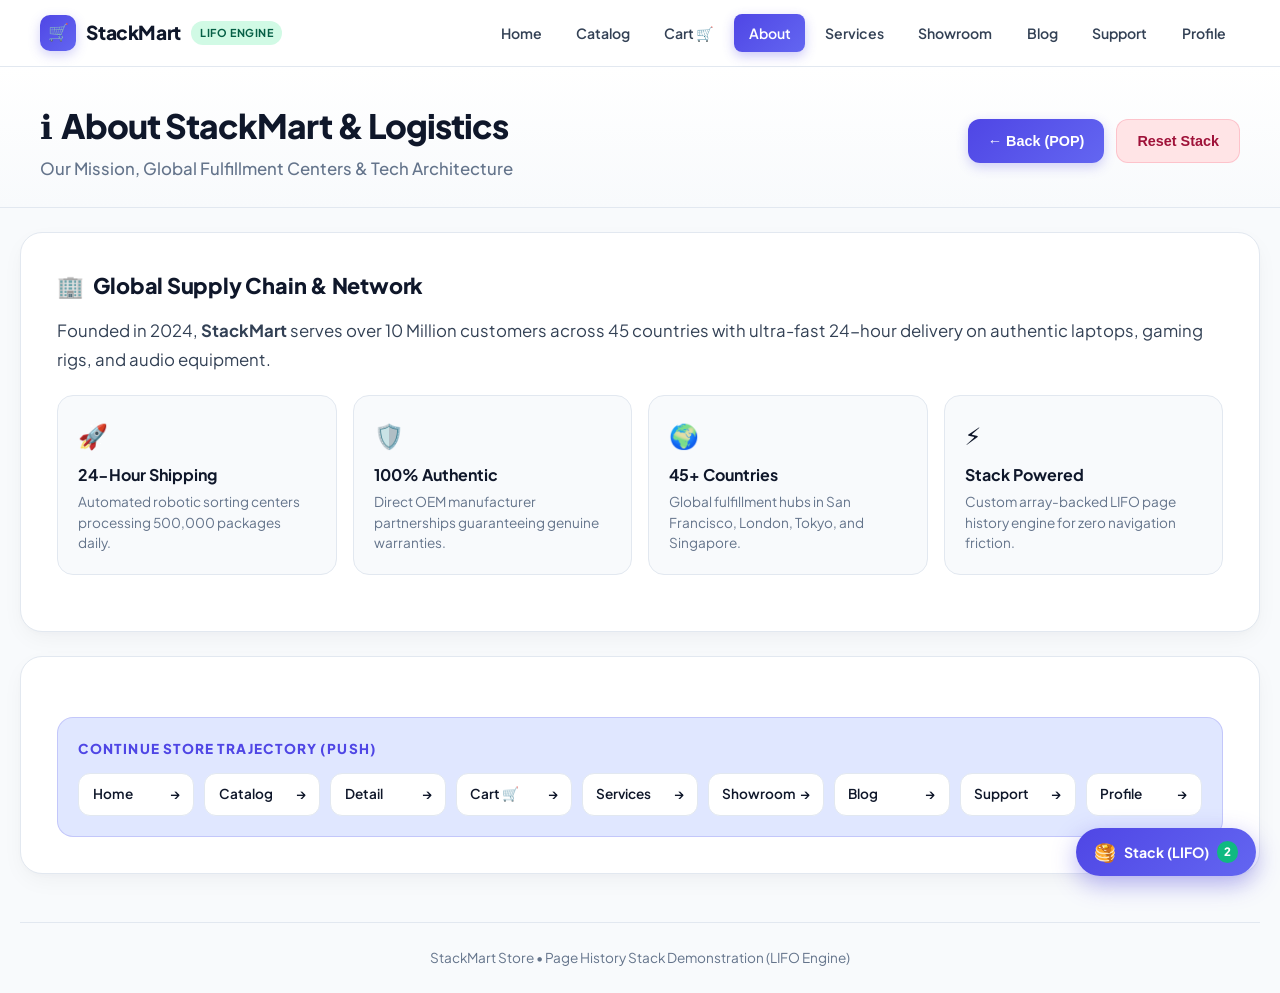
<file: about.html>
<!DOCTYPE html>
<html lang="en">
<head>
    <meta charset="UTF-8">
    <meta name="viewport" content="width=device-width, initial-scale=1.0, maximum-scale=1.0, user-scalable=no">
    <title>About Us - StackMart Store</title>
    <link rel="stylesheet" href="css/style.css?v=6.0">
</head>
<body>

    <!-- Header Navbar -->
    <header class="site-header">
        <div class="header-container">
            <a href="index.html" class="brand-logo" data-page="Home">
                <div class="brand-icon">🛒</div>
                <span>StackMart</span>
                <span class="brand-badge">LIFO Engine</span>
            </a>
            <nav>
                <ul class="nav-menu">
                    <li><a href="index.html" class="nav-link" data-page="Home">Home</a></li>
                    <li><a href="products.html" class="nav-link" data-page="Catalog">Catalog</a></li>
                    <li><a href="cart.html" class="nav-link" data-page="Cart">Cart 🛒</a></li>
                    <li><a href="about.html" class="nav-link active" data-page="About">About</a></li>
                    <li><a href="services.html" class="nav-link" data-page="Services">Services</a></li>
                    <li><a href="gallery.html" class="nav-link" data-page="Showroom">Showroom</a></li>
                    <li><a href="blog.html" class="nav-link" data-page="Blog">Blog</a></li>
                    <li><a href="contact.html" class="nav-link" data-page="Support">Support</a></li>
                    <li><a href="profile.html" class="nav-link" data-page="Profile">Profile</a></li>
                </ul>
            </nav>
        </div>
    </header>

    <!-- Hero Banner -->
    <section class="page-hero">
        <div class="hero-container">
            <div class="hero-title-group">
                <h1><span>ℹ️</span> About StackMart & Logistics</h1>
                <p class="hero-subtitle">Our Mission, Global Fulfillment Centers & Tech Architecture</p>
            </div>
            <div class="control-actions">
                <button class="btn btn-back">← Back (POP)</button>
                <button class="btn btn-reset-stack">Reset Stack</button>
            </div>
        </div>
    </section>

    <!-- Main Content Layout -->
    <main class="main-layout">
            
            <div class="content-card">
                <h2 class="card-heading"><span>🏢</span> Global Supply Chain & Network</h2>
                <p class="card-intro">
                    Founded in 2024, <strong>StackMart</strong> serves over 10 Million customers across 45 countries with ultra-fast 24-hour delivery on authentic laptops, gaming rigs, and audio equipment.
                </p>

                <div class="feature-grid">
                    <div class="feature-box">
                        <div class="feature-icon">🚀</div>
                        <div class="feature-title">24-Hour Shipping</div>
                        <div class="feature-desc">Automated robotic sorting centers processing 500,000 packages daily.</div>
                    </div>
                    <div class="feature-box">
                        <div class="feature-icon">🛡️</div>
                        <div class="feature-title">100% Authentic</div>
                        <div class="feature-desc">Direct OEM manufacturer partnerships guaranteeing genuine warranties.</div>
                    </div>
                    <div class="feature-box">
                        <div class="feature-icon">🌍</div>
                        <div class="feature-title">45+ Countries</div>
                        <div class="feature-desc">Global fulfillment hubs in San Francisco, London, Tokyo, and Singapore.</div>
                    </div>
                    <div class="feature-box">
                        <div class="feature-icon">⚡</div>
                        <div class="feature-title">Stack Powered</div>
                        <div class="feature-desc">Custom array-backed LIFO page history engine for zero navigation friction.</div>
                    </div>
                </div>
            </div>

            <!-- Quick Navigation Card -->
            <div class="content-card">
                <div class="quick-nav-card">
                    <div class="quick-nav-header">Continue Store Trajectory (PUSH)</div>
                    <div class="quick-nav-links">
                        <a href="index.html" class="quick-nav-link" data-page="Home">Home <span>→</span></a>
                        <a href="products.html" class="quick-nav-link" data-page="Catalog">Catalog <span>→</span></a>
                        <a href="product-detail.html" class="quick-nav-link" data-page="Detail">Detail <span>→</span></a>
                        <a href="cart.html" class="quick-nav-link" data-page="Cart">Cart 🛒 <span>→</span></a>
                        <a href="services.html" class="quick-nav-link" data-page="Services">Services <span>→</span></a>
                        <a href="gallery.html" class="quick-nav-link" data-page="Showroom">Showroom <span>→</span></a>
                        <a href="blog.html" class="quick-nav-link" data-page="Blog">Blog <span>→</span></a>
                        <a href="contact.html" class="quick-nav-link" data-page="Support">Support <span>→</span></a>
                        <a href="profile.html" class="quick-nav-link" data-page="Profile">Profile <span>→</span></a>
                    </div>
    </main>

    <footer class="site-footer">
        <p>StackMart Store &bull; Page History Stack Demonstration (LIFO Engine)</p>
    </footer>

    <script src="js/stack.js?v=6.0"></script>
</body>
</html>
</file>
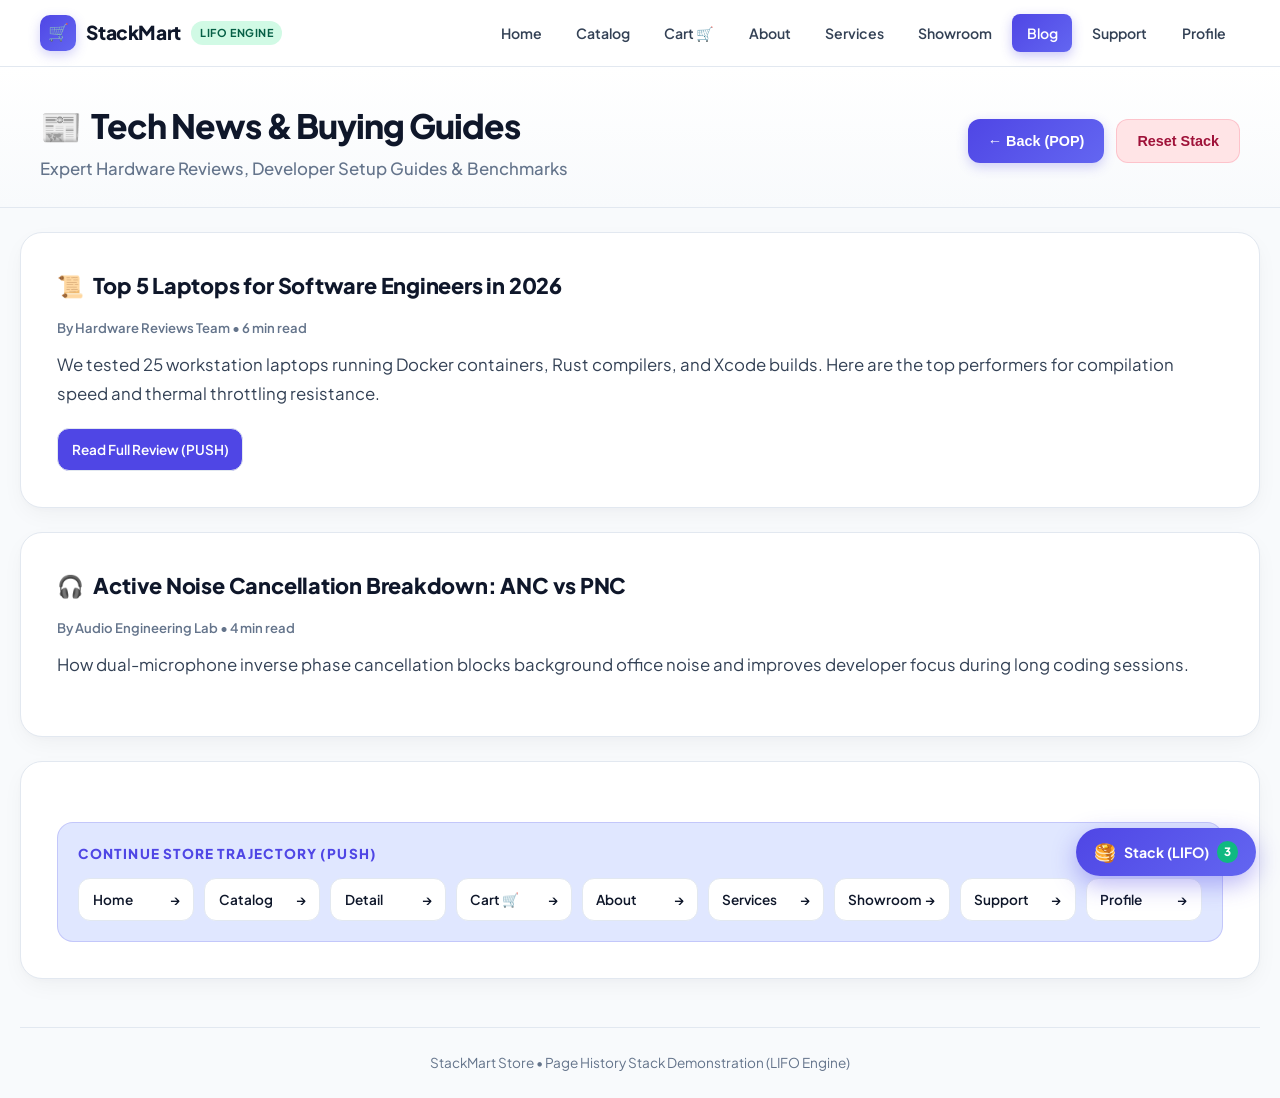
<file: blog.html>
<!DOCTYPE html>
<html lang="en">
<head>
    <meta charset="UTF-8">
    <meta name="viewport" content="width=device-width, initial-scale=1.0, maximum-scale=1.0, user-scalable=no">
    <title>Tech Blog & Buying Guides - StackMart Store</title>
    <link rel="stylesheet" href="css/style.css?v=6.0">
</head>
<body>

    <!-- Header Navbar -->
    <header class="site-header">
        <div class="header-container">
            <a href="index.html" class="brand-logo" data-page="Home">
                <div class="brand-icon">🛒</div>
                <span>StackMart</span>
                <span class="brand-badge">LIFO Engine</span>
            </a>
            <nav>
                <ul class="nav-menu">
                    <li><a href="index.html" class="nav-link" data-page="Home">Home</a></li>
                    <li><a href="products.html" class="nav-link" data-page="Catalog">Catalog</a></li>
                    <li><a href="cart.html" class="nav-link" data-page="Cart">Cart 🛒</a></li>
                    <li><a href="about.html" class="nav-link" data-page="About">About</a></li>
                    <li><a href="services.html" class="nav-link" data-page="Services">Services</a></li>
                    <li><a href="gallery.html" class="nav-link" data-page="Showroom">Showroom</a></li>
                    <li><a href="blog.html" class="nav-link active" data-page="Blog">Blog</a></li>
                    <li><a href="contact.html" class="nav-link" data-page="Support">Support</a></li>
                    <li><a href="profile.html" class="nav-link" data-page="Profile">Profile</a></li>
                </ul>
            </nav>
        </div>
    </header>

    <!-- Hero Banner -->
    <section class="page-hero">
        <div class="hero-container">
            <div class="hero-title-group">
                <h1><span>📰</span> Tech News & Buying Guides</h1>
                <p class="hero-subtitle">Expert Hardware Reviews, Developer Setup Guides & Benchmarks</p>
            </div>
            <div class="control-actions">
                <button class="btn btn-back">← Back (POP)</button>
                <button class="btn btn-reset-stack">Reset Stack</button>
            </div>
        </div>
    </section>

    <!-- Main Content Layout -->
    <main class="main-layout">
            
            <!-- Article 1 -->
            <div class="content-card">
                <h2 class="card-heading"><span>📜</span> Top 5 Laptops for Software Engineers in 2026</h2>
                <div style="font-size: 0.82rem; color: var(--text-muted); margin-bottom: 0.8rem; font-weight: 600;">By Hardware Reviews Team &bull; 6 min read</div>
                <p class="card-intro">
                    We tested 25 workstation laptops running Docker containers, Rust compilers, and Xcode builds. Here are the top performers for compilation speed and thermal throttling resistance.
                </p>
                <a href="product-detail.html" class="quick-nav-link" data-page="Detail" style="display: inline-flex; width: auto; background: var(--primary); color: #fff;">Read Full Review (PUSH)</a>
            </div>

            <!-- Article 2 -->
            <div class="content-card">
                <h2 class="card-heading"><span>🎧</span> Active Noise Cancellation Breakdown: ANC vs PNC</h2>
                <div style="font-size: 0.82rem; color: var(--text-muted); margin-bottom: 0.8rem; font-weight: 600;">By Audio Engineering Lab &bull; 4 min read</div>
                <p class="card-intro">
                    How dual-microphone inverse phase cancellation blocks background office noise and improves developer focus during long coding sessions.
                </p>
            </div>

            <!-- Quick Navigation Card -->
            <div class="content-card">
                <div class="quick-nav-card">
                    <div class="quick-nav-header">Continue Store Trajectory (PUSH)</div>
                    <div class="quick-nav-links">
                        <a href="index.html" class="quick-nav-link" data-page="Home">Home <span>→</span></a>
                        <a href="products.html" class="quick-nav-link" data-page="Catalog">Catalog <span>→</span></a>
                        <a href="product-detail.html" class="quick-nav-link" data-page="Detail">Detail <span>→</span></a>
                        <a href="cart.html" class="quick-nav-link" data-page="Cart">Cart 🛒 <span>→</span></a>
                        <a href="about.html" class="quick-nav-link" data-page="About">About <span>→</span></a>
                        <a href="services.html" class="quick-nav-link" data-page="Services">Services <span>→</span></a>
                        <a href="gallery.html" class="quick-nav-link" data-page="Showroom">Showroom <span>→</span></a>
                        <a href="contact.html" class="quick-nav-link" data-page="Support">Support <span>→</span></a>
                        <a href="profile.html" class="quick-nav-link" data-page="Profile">Profile <span>→</span></a>
                    </div>
    </main>

    <footer class="site-footer">
        <p>StackMart Store &bull; Page History Stack Demonstration (LIFO Engine)</p>
    </footer>

    <script src="js/stack.js?v=6.0"></script>
</body>
</html>
</file>
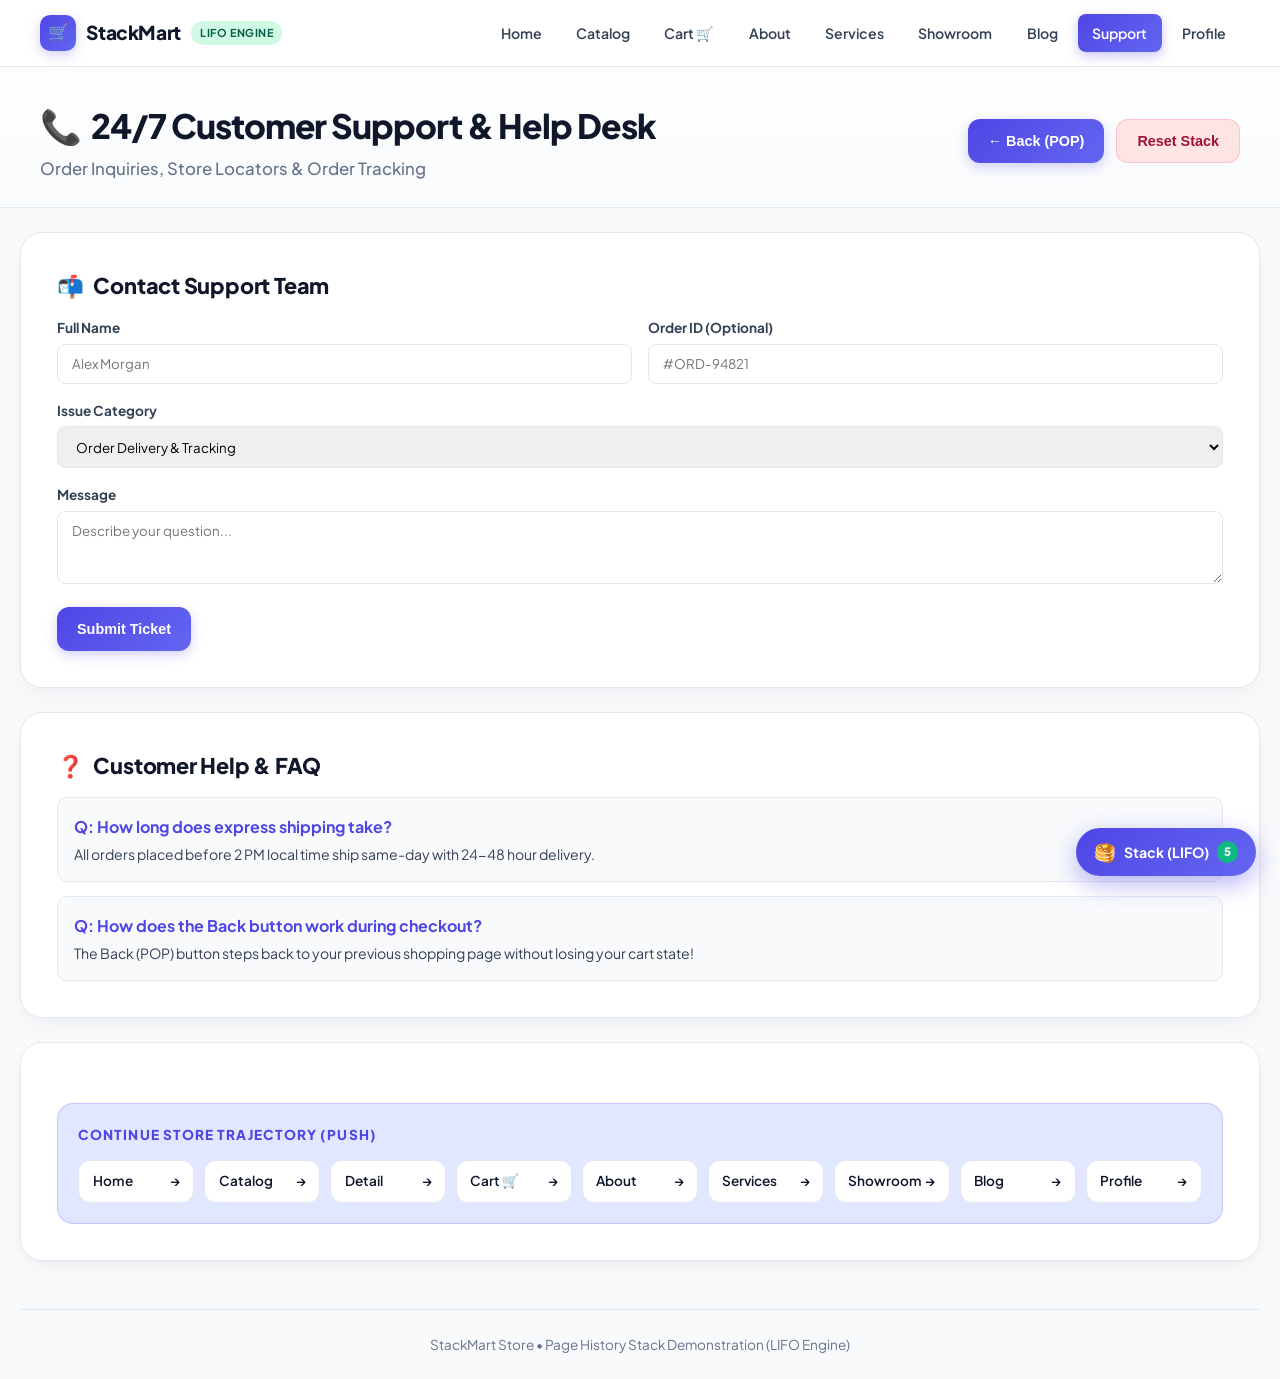
<file: contact.html>
<!DOCTYPE html>
<html lang="en">
<head>
    <meta charset="UTF-8">
    <meta name="viewport" content="width=device-width, initial-scale=1.0, maximum-scale=1.0, user-scalable=no">
    <title>Customer Support - StackMart Store</title>
    <link rel="stylesheet" href="css/style.css?v=6.0">
</head>
<body>

    <!-- Header Navbar -->
    <header class="site-header">
        <div class="header-container">
            <a href="index.html" class="brand-logo" data-page="Home">
                <div class="brand-icon">🛒</div>
                <span>StackMart</span>
                <span class="brand-badge">LIFO Engine</span>
            </a>
            <nav>
                <ul class="nav-menu">
                    <li><a href="index.html" class="nav-link" data-page="Home">Home</a></li>
                    <li><a href="products.html" class="nav-link" data-page="Catalog">Catalog</a></li>
                    <li><a href="cart.html" class="nav-link" data-page="Cart">Cart 🛒</a></li>
                    <li><a href="about.html" class="nav-link" data-page="About">About</a></li>
                    <li><a href="services.html" class="nav-link" data-page="Services">Services</a></li>
                    <li><a href="gallery.html" class="nav-link" data-page="Showroom">Showroom</a></li>
                    <li><a href="blog.html" class="nav-link" data-page="Blog">Blog</a></li>
                    <li><a href="contact.html" class="nav-link active" data-page="Support">Support</a></li>
                    <li><a href="profile.html" class="nav-link" data-page="Profile">Profile</a></li>
                </ul>
            </nav>
        </div>
    </header>

    <!-- Hero Banner -->
    <section class="page-hero">
        <div class="hero-container">
            <div class="hero-title-group">
                <h1><span>📞</span> 24/7 Customer Support & Help Desk</h1>
                <p class="hero-subtitle">Order Inquiries, Store Locators & Order Tracking</p>
            </div>
            <div class="control-actions">
                <button class="btn btn-back">← Back (POP)</button>
                <button class="btn btn-reset-stack">Reset Stack</button>
            </div>
        </div>
    </section>

    <!-- Main Content Layout -->
    <main class="main-layout">
            
            <div class="content-card">
                <h2 class="card-heading"><span>📬</span> Contact Support Team</h2>
                <form onsubmit="event.preventDefault(); alert('Support ticket created!');" style="display: grid; gap: 1rem; margin-top: 0.8rem;">
                    <div style="display: grid; grid-template-columns: repeat(auto-fit, minmax(200px, 1fr)); gap: 1rem;">
                        <div>
                            <label style="display: block; font-size: 0.85rem; font-weight: 700; color: var(--text-secondary); margin-bottom: 0.3rem;">Full Name</label>
                            <input type="text" placeholder="Alex Morgan" style="width: 100%; padding: 0.65rem 0.9rem; border-radius: 8px; border: 1px solid var(--border-color); font-family: var(--font-main);" required>
                        </div>
                        <div>
                            <label style="display: block; font-size: 0.85rem; font-weight: 700; color: var(--text-secondary); margin-bottom: 0.3rem;">Order ID (Optional)</label>
                            <input type="text" placeholder="#ORD-94821" style="width: 100%; padding: 0.65rem 0.9rem; border-radius: 8px; border: 1px solid var(--border-color); font-family: var(--font-main);">
                        </div>
                    </div>
                    <div>
                        <label style="display: block; font-size: 0.85rem; font-weight: 700; color: var(--text-secondary); margin-bottom: 0.3rem;">Issue Category</label>
                        <select style="width: 100%; padding: 0.65rem 0.9rem; border-radius: 8px; border: 1px solid var(--border-color); font-family: var(--font-main);">
                            <option>Order Delivery & Tracking</option>
                            <option>Product Warranty & Repairs</option>
                            <option>Returns & Refund Request</option>
                            <option>Stack Navigation Inquiries</option>
                        </select>
                    </div>
                    <div>
                        <label style="display: block; font-size: 0.85rem; font-weight: 700; color: var(--text-secondary); margin-bottom: 0.3rem;">Message</label>
                        <textarea rows="3" placeholder="Describe your question..." style="width: 100%; padding: 0.65rem 0.9rem; border-radius: 8px; border: 1px solid var(--border-color); font-family: var(--font-main);"></textarea>
                    </div>
                    <button type="submit" class="btn btn-back" style="justify-self: start;">Submit Ticket</button>
                </form>
            </div>

            <!-- FAQ Accordion -->
            <div class="content-card">
                <h2 class="card-heading"><span>❓</span> Customer Help & FAQ</h2>
                <div style="display: flex; flex-direction: column; gap: 0.85rem; margin-top: 0.8rem;">
                    <div style="background: #f8fafc; padding: 1rem; border-radius: 10px; border: 1px solid var(--border-color);">
                        <strong style="color: var(--primary);">Q: How long does express shipping take?</strong>
                        <p style="font-size: 0.88rem; color: var(--text-secondary); margin-top: 0.2rem;">All orders placed before 2 PM local time ship same-day with 24-48 hour delivery.</p>
                    </div>
                    <div style="background: #f8fafc; padding: 1rem; border-radius: 10px; border: 1px solid var(--border-color);">
                        <strong style="color: var(--primary);">Q: How does the Back button work during checkout?</strong>
                        <p style="font-size: 0.88rem; color: var(--text-secondary); margin-top: 0.2rem;">The Back (POP) button steps back to your previous shopping page without losing your cart state!</p>
                    </div>
                </div>
            </div>

            <!-- Quick Navigation Card -->
            <div class="content-card">
                <div class="quick-nav-card">
                    <div class="quick-nav-header">Continue Store Trajectory (PUSH)</div>
                    <div class="quick-nav-links">
                        <a href="index.html" class="quick-nav-link" data-page="Home">Home <span>→</span></a>
                        <a href="products.html" class="quick-nav-link" data-page="Catalog">Catalog <span>→</span></a>
                        <a href="product-detail.html" class="quick-nav-link" data-page="Detail">Detail <span>→</span></a>
                        <a href="cart.html" class="quick-nav-link" data-page="Cart">Cart 🛒 <span>→</span></a>
                        <a href="about.html" class="quick-nav-link" data-page="About">About <span>→</span></a>
                        <a href="services.html" class="quick-nav-link" data-page="Services">Services <span>→</span></a>
                        <a href="gallery.html" class="quick-nav-link" data-page="Showroom">Showroom <span>→</span></a>
                        <a href="blog.html" class="quick-nav-link" data-page="Blog">Blog <span>→</span></a>
                        <a href="profile.html" class="quick-nav-link" data-page="Profile">Profile <span>→</span></a>
                    </div>
    </main>

    <footer class="site-footer">
        <p>StackMart Store &bull; Page History Stack Demonstration (LIFO Engine)</p>
    </footer>

    <script src="js/stack.js?v=6.0"></script>
</body>
</html>
</file>
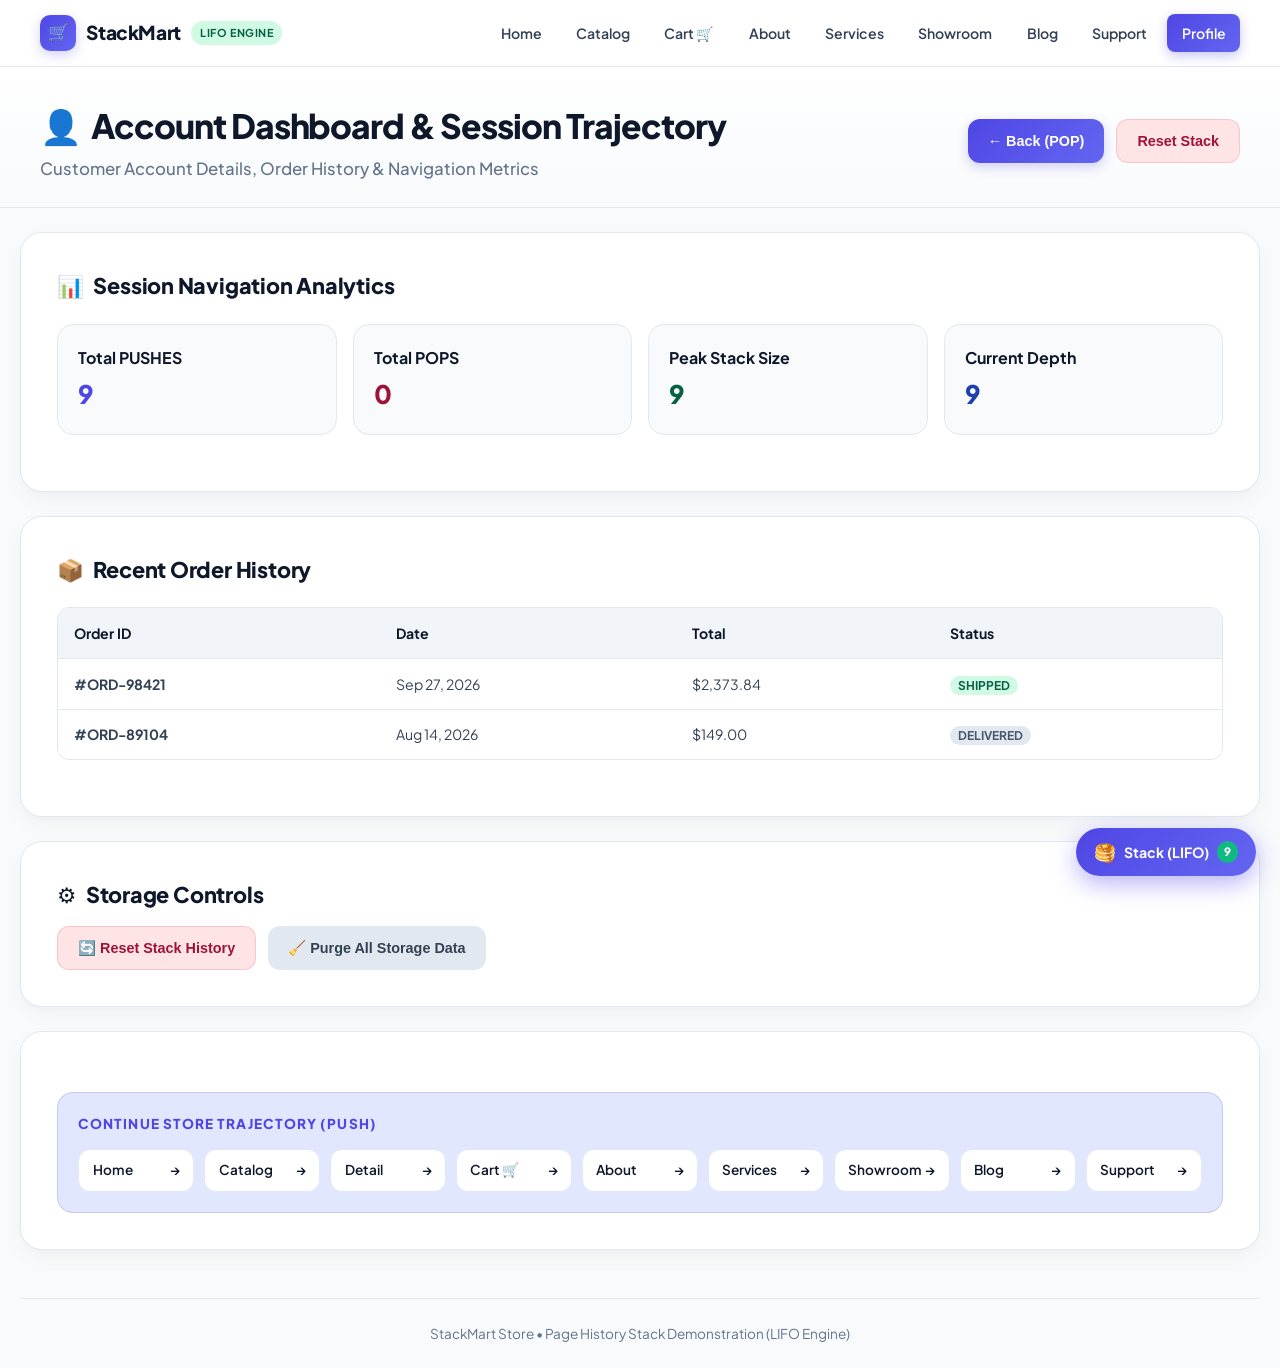
<file: profile.html>
<!DOCTYPE html>
<html lang="en">
<head>
    <meta charset="UTF-8">
    <meta name="viewport" content="width=device-width, initial-scale=1.0, maximum-scale=1.0, user-scalable=no">
    <title>User Account - StackMart Store</title>
    <link rel="stylesheet" href="css/style.css?v=6.0">
</head>
<body>

    <!-- Header Navbar -->
    <header class="site-header">
        <div class="header-container">
            <a href="index.html" class="brand-logo" data-page="Home">
                <div class="brand-icon">🛒</div>
                <span>StackMart</span>
                <span class="brand-badge">LIFO Engine</span>
            </a>
            <nav>
                <ul class="nav-menu">
                    <li><a href="index.html" class="nav-link" data-page="Home">Home</a></li>
                    <li><a href="products.html" class="nav-link" data-page="Catalog">Catalog</a></li>
                    <li><a href="cart.html" class="nav-link" data-page="Cart">Cart 🛒</a></li>
                    <li><a href="about.html" class="nav-link" data-page="About">About</a></li>
                    <li><a href="services.html" class="nav-link" data-page="Services">Services</a></li>
                    <li><a href="gallery.html" class="nav-link" data-page="Showroom">Showroom</a></li>
                    <li><a href="blog.html" class="nav-link" data-page="Blog">Blog</a></li>
                    <li><a href="contact.html" class="nav-link" data-page="Support">Support</a></li>
                    <li><a href="profile.html" class="nav-link active" data-page="Profile">Profile</a></li>
                </ul>
            </nav>
        </div>
    </header>

    <!-- Hero Banner -->
    <section class="page-hero">
        <div class="hero-container">
            <div class="hero-title-group">
                <h1><span>👤</span> Account Dashboard & Session Trajectory</h1>
                <p class="hero-subtitle">Customer Account Details, Order History & Navigation Metrics</p>
            </div>
            <div class="control-actions">
                <button class="btn btn-back">← Back (POP)</button>
                <button class="btn btn-reset-stack">Reset Stack</button>
            </div>
        </div>
    </section>

    <!-- Main Content Layout -->
    <main class="main-layout">
            
            <div class="content-card">
                <h2 class="card-heading"><span>📊</span> Session Navigation Analytics</h2>
                
                <div class="feature-grid">
                    <div class="feature-box">
                        <div class="feature-title">Total PUSHES</div>
                        <div class="feature-desc" style="font-size: 1.6rem; font-weight: 800; color: var(--primary);" id="stat-push-count">0</div>
                    </div>
                    <div class="feature-box">
                        <div class="feature-title">Total POPS</div>
                        <div class="feature-desc" style="font-size: 1.6rem; font-weight: 800; color: var(--pastel-rose-text);" id="stat-pop-count">0</div>
                    </div>
                    <div class="feature-box">
                        <div class="feature-title">Peak Stack Size</div>
                        <div class="feature-desc" style="font-size: 1.6rem; font-weight: 800; color: var(--top-text);" id="stat-peak-count">0</div>
                    </div>
                    <div class="feature-box">
                        <div class="feature-title">Current Depth</div>
                        <div class="feature-desc" style="font-size: 1.6rem; font-weight: 800; color: var(--pastel-blue-text);" id="stack-size-count">0</div>
                    </div>
                </div>
            </div>

            <!-- Recent Orders Card -->
            <div class="content-card">
                <h2 class="card-heading"><span>📦</span> Recent Order History</h2>
                <div class="ds-table-wrapper">
                    <table class="ds-table">
                        <thead>
                            <tr>
                                <th>Order ID</th>
                                <th>Date</th>
                                <th>Total</th>
                                <th>Status</th>
                            </tr>
                        </thead>
                        <tbody>
                            <tr>
                                <td><strong>#ORD-98421</strong></td>
                                <td>Sep 27, 2026</td>
                                <td>$2,373.84</td>
                                <td><span style="background: var(--top-soft); color: var(--top-text); padding: 2px 8px; border-radius: 10px; font-weight: bold; font-size: 0.75rem;">SHIPPED</span></td>
                            </tr>
                            <tr>
                                <td><strong>#ORD-89104</strong></td>
                                <td>Aug 14, 2026</td>
                                <td>$149.00</td>
                                <td><span style="background: #e2e8f0; color: #475569; padding: 2px 8px; border-radius: 10px; font-weight: bold; font-size: 0.75rem;">DELIVERED</span></td>
                            </tr>
                        </tbody>
                    </table>
                </div>
            </div>

            <!-- LocalStorage Management -->
            <div class="content-card">
                <h2 class="card-heading"><span>⚙️</span> Storage Controls</h2>
                <div style="display: flex; gap: 0.75rem; flex-wrap: wrap;">
                    <button class="btn btn-reset-stack">🔄 Reset Stack History</button>
                    <button onclick="localStorage.clear(); location.reload();" class="btn" style="background: #e2e8f0; color: #334155;">🧹 Purge All Storage Data</button>
                </div>
            </div>

            <!-- Quick Navigation Card -->
            <div class="content-card">
                <div class="quick-nav-card">
                    <div class="quick-nav-header">Continue Store Trajectory (PUSH)</div>
                    <div class="quick-nav-links">
                        <a href="index.html" class="quick-nav-link" data-page="Home">Home <span>→</span></a>
                        <a href="products.html" class="quick-nav-link" data-page="Catalog">Catalog <span>→</span></a>
                        <a href="product-detail.html" class="quick-nav-link" data-page="Detail">Detail <span>→</span></a>
                        <a href="cart.html" class="quick-nav-link" data-page="Cart">Cart 🛒 <span>→</span></a>
                        <a href="about.html" class="quick-nav-link" data-page="About">About <span>→</span></a>
                        <a href="services.html" class="quick-nav-link" data-page="Services">Services <span>→</span></a>
                        <a href="gallery.html" class="quick-nav-link" data-page="Showroom">Showroom <span>→</span></a>
                        <a href="blog.html" class="quick-nav-link" data-page="Blog">Blog <span>→</span></a>
                        <a href="contact.html" class="quick-nav-link" data-page="Support">Support <span>→</span></a>
                    </div>
    </main>

    <footer class="site-footer">
        <p>StackMart Store &bull; Page History Stack Demonstration (LIFO Engine)</p>
    </footer>

    <script src="js/stack.js?v=6.0"></script>
</body>
</html>
</file>
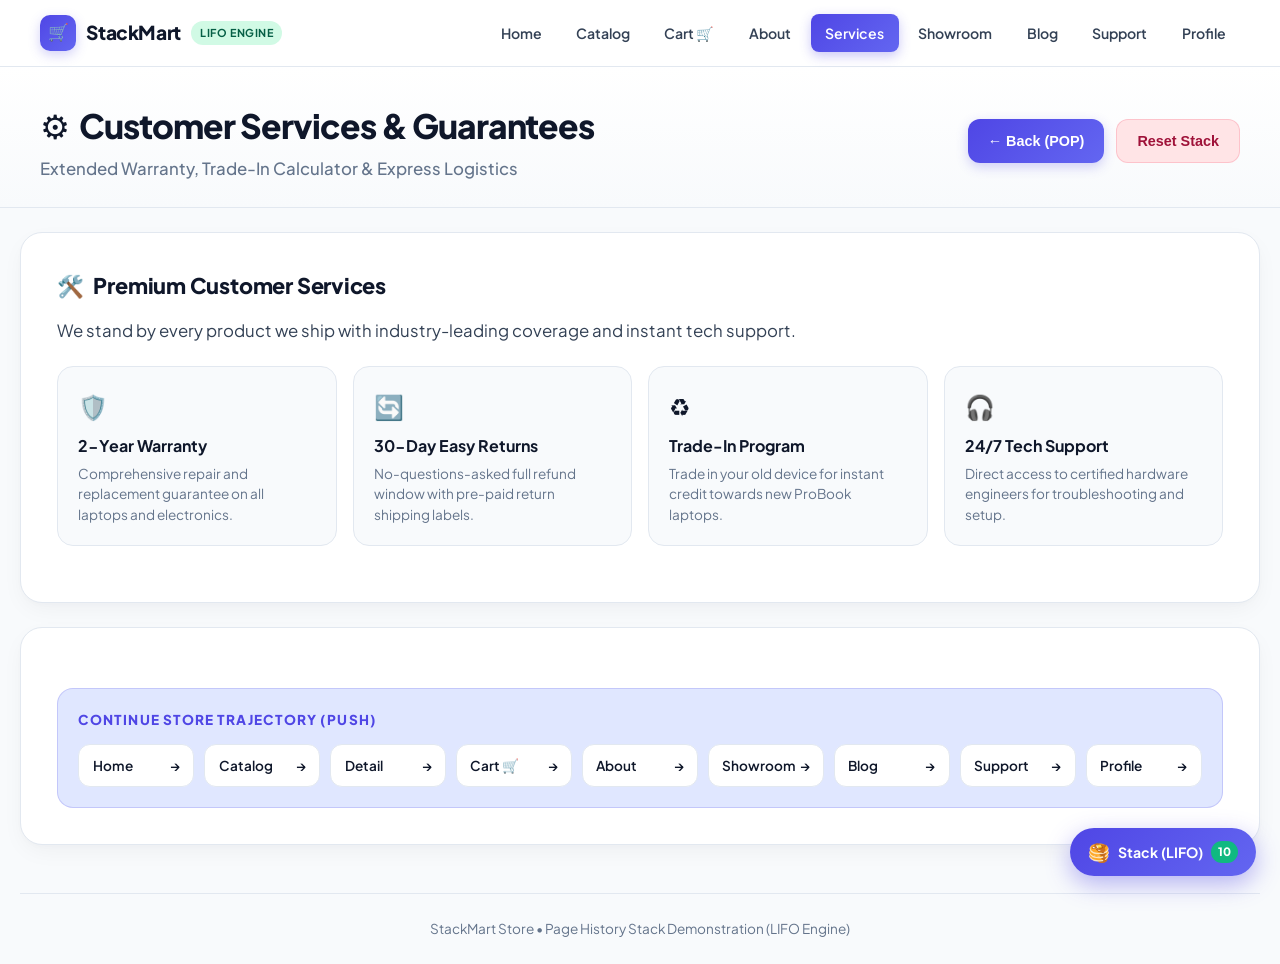
<file: services.html>
<!DOCTYPE html>
<html lang="en">
<head>
    <meta charset="UTF-8">
    <meta name="viewport" content="width=device-width, initial-scale=1.0, maximum-scale=1.0, user-scalable=no">
    <title>Store Services - StackMart Store</title>
    <link rel="stylesheet" href="css/style.css?v=6.0">
</head>
<body>

    <!-- Header Navbar -->
    <header class="site-header">
        <div class="header-container">
            <a href="index.html" class="brand-logo" data-page="Home">
                <div class="brand-icon">🛒</div>
                <span>StackMart</span>
                <span class="brand-badge">LIFO Engine</span>
            </a>
            <nav>
                <ul class="nav-menu">
                    <li><a href="index.html" class="nav-link" data-page="Home">Home</a></li>
                    <li><a href="products.html" class="nav-link" data-page="Catalog">Catalog</a></li>
                    <li><a href="cart.html" class="nav-link" data-page="Cart">Cart 🛒</a></li>
                    <li><a href="about.html" class="nav-link" data-page="About">About</a></li>
                    <li><a href="services.html" class="nav-link active" data-page="Services">Services</a></li>
                    <li><a href="gallery.html" class="nav-link" data-page="Showroom">Showroom</a></li>
                    <li><a href="blog.html" class="nav-link" data-page="Blog">Blog</a></li>
                    <li><a href="contact.html" class="nav-link" data-page="Support">Support</a></li>
                    <li><a href="profile.html" class="nav-link" data-page="Profile">Profile</a></li>
                </ul>
            </nav>
        </div>
    </header>

    <!-- Hero Banner -->
    <section class="page-hero">
        <div class="hero-container">
            <div class="hero-title-group">
                <h1><span>⚙️</span> Customer Services & Guarantees</h1>
                <p class="hero-subtitle">Extended Warranty, Trade-In Calculator & Express Logistics</p>
            </div>
            <div class="control-actions">
                <button class="btn btn-back">← Back (POP)</button>
                <button class="btn btn-reset-stack">Reset Stack</button>
            </div>
        </div>
    </section>

    <!-- Main Content Layout -->
    <main class="main-layout">
            
            <div class="content-card">
                <h2 class="card-heading"><span>🛠️</span> Premium Customer Services</h2>
                <p class="card-intro">
                    We stand by every product we ship with industry-leading coverage and instant tech support.
                </p>

                <div class="feature-grid">
                    <div class="feature-box">
                        <div class="feature-icon">🛡️</div>
                        <div class="feature-title">2-Year Warranty</div>
                        <div class="feature-desc">Comprehensive repair and replacement guarantee on all laptops and electronics.</div>
                    </div>
                    <div class="feature-box">
                        <div class="feature-icon">🔄</div>
                        <div class="feature-title">30-Day Easy Returns</div>
                        <div class="feature-desc">No-questions-asked full refund window with pre-paid return shipping labels.</div>
                    </div>
                    <div class="feature-box">
                        <div class="feature-icon">♻️</div>
                        <div class="feature-title">Trade-In Program</div>
                        <div class="feature-desc">Trade in your old device for instant credit towards new ProBook laptops.</div>
                    </div>
                    <div class="feature-box">
                        <div class="feature-icon">🎧</div>
                        <div class="feature-title">24/7 Tech Support</div>
                        <div class="feature-desc">Direct access to certified hardware engineers for troubleshooting and setup.</div>
                    </div>
                </div>
            </div>

            <!-- Quick Navigation Card -->
            <div class="content-card">
                <div class="quick-nav-card">
                    <div class="quick-nav-header">Continue Store Trajectory (PUSH)</div>
                    <div class="quick-nav-links">
                        <a href="index.html" class="quick-nav-link" data-page="Home">Home <span>→</span></a>
                        <a href="products.html" class="quick-nav-link" data-page="Catalog">Catalog <span>→</span></a>
                        <a href="product-detail.html" class="quick-nav-link" data-page="Detail">Detail <span>→</span></a>
                        <a href="cart.html" class="quick-nav-link" data-page="Cart">Cart 🛒 <span>→</span></a>
                        <a href="about.html" class="quick-nav-link" data-page="About">About <span>→</span></a>
                        <a href="gallery.html" class="quick-nav-link" data-page="Showroom">Showroom <span>→</span></a>
                        <a href="blog.html" class="quick-nav-link" data-page="Blog">Blog <span>→</span></a>
                        <a href="contact.html" class="quick-nav-link" data-page="Support">Support <span>→</span></a>
                        <a href="profile.html" class="quick-nav-link" data-page="Profile">Profile <span>→</span></a>
                    </div>
    </main>

    <footer class="site-footer">
        <p>StackMart Store &bull; Page History Stack Demonstration (LIFO Engine)</p>
    </footer>

    <script src="js/stack.js?v=6.0"></script>
</body>
</html>
</file>
<file: css/style.css>
/* --------------------------------------------------------------------------
 * PageStack - Elite Soft Pastel Theme & Modern Layout Architecture
 * Premium Clean Pastel Design System with Pixel-Perfect Mobile Responsiveness
 * -------------------------------------------------------------------------- */

@import url('https://fonts.googleapis.com/css2?family=Plus+Jakarta+Sans:wght@400;500;600;700;800&family=JetBrains+Mono:wght@500;700&display=swap');

:root {
    --font-main: 'Plus Jakarta Sans', system-ui, -apple-system, sans-serif;
    --font-code: 'JetBrains Mono', Consolas, monospace;
    
    /* Clean Soft Light Neutrals */
    --bg-main: #f8fafc;
    --card-bg: #ffffff;
    --border-color: #e2e8f0;
    --border-hover: #cbd5e1;
    --text-primary: #0f172a;
    --text-secondary: #334155;
    --text-muted: #64748b;
    
    /* Premium Soft Pastel & Accent Colors */
    --primary: #4f46e5;
    --primary-gradient: linear-gradient(135deg, #4f46e5 0%, #6366f1 100%);
    --primary-soft: #e0e7ff;
    --primary-light: #eef2ff;
    
    --top-accent: #10b981;
    --top-gradient: linear-gradient(135deg, #059669 0%, #10b981 100%);
    --top-soft: #d1fae5;
    --top-text: #065f46;
    
    --pastel-purple: #ede9fe;
    --pastel-purple-text: #5b21b6;
    --pastel-blue: #dbeafe;
    --pastel-blue-text: #1e40af;
    --pastel-rose: #ffe4e6;
    --pastel-rose-text: #9f1239;
    --pastel-peach: #ffedd5;
    --pastel-peach-text: #9a3412;
    
    --radius-sm: 8px;
    --radius-md: 12px;
    --radius-lg: 16px;
    --radius-xl: 22px;
    
    --shadow-sm: 0 2px 4px rgba(15, 23, 42, 0.03);
    --shadow-md: 0 8px 24px -4px rgba(15, 23, 42, 0.05), 0 2px 6px -1px rgba(15, 23, 42, 0.02);
    --shadow-lg: 0 16px 32px -6px rgba(15, 23, 42, 0.08);
}

/* Base Reset & Lock */
*, *::before, *::after {
    box-sizing: border-box;
    margin: 0;
    padding: 0;
    max-width: 100%;
}

html, body {
    width: 100%;
    max-width: 100%;
    overflow-x: hidden !important;
    position: relative;
    background-color: var(--bg-main);
    color: var(--text-primary);
    font-family: var(--font-main);
    line-height: 1.6;
    -webkit-font-smoothing: antialiased;
}

/* Header & Navigation */
.site-header {
    width: 100%;
    background-color: rgba(255, 255, 255, 0.95);
    backdrop-filter: blur(16px);
    -webkit-backdrop-filter: blur(16px);
    border-bottom: 1px solid var(--border-color);
    position: sticky;
    top: 0;
    z-index: 500;
}

.header-container {
    width: 100%;
    max-width: 1240px;
    margin: 0 auto;
    padding: 0.85rem 1.25rem;
    display: flex;
    justify-content: space-between;
    align-items: center;
    gap: 1rem;
}

.brand-logo {
    display: flex;
    align-items: center;
    gap: 0.65rem;
    font-size: 1.2rem;
    font-weight: 800;
    color: var(--text-primary);
    text-decoration: none;
    letter-spacing: -0.02em;
    flex-shrink: 0;
}

.brand-icon {
    width: 36px;
    height: 36px;
    background: var(--primary-gradient);
    color: #ffffff;
    border-radius: 10px;
    display: flex;
    align-items: center;
    justify-content: center;
    font-size: 1.05rem;
    box-shadow: 0 4px 12px rgba(79, 70, 229, 0.25);
}

.brand-badge {
    background: var(--top-soft);
    color: var(--top-text);
    font-size: 0.68rem;
    padding: 3px 9px;
    border-radius: 12px;
    font-weight: 700;
    text-transform: uppercase;
    letter-spacing: 0.05em;
}

/* Hide awkward menu button completely on desktop */
.mobile-toggle {
    display: none !important;
}

.nav-menu {
    display: flex;
    align-items: center;
    gap: 0.35rem;
    list-style: none;
}

.nav-link {
    display: inline-flex;
    align-items: center;
    gap: 0.4rem;
    padding: 0.5rem 0.9rem;
    color: var(--text-secondary);
    text-decoration: none;
    border-radius: var(--radius-sm);
    font-weight: 600;
    font-size: 0.88rem;
    transition: all 0.2s cubic-bezier(0.4, 0, 0.2, 1);
}

.nav-link:hover {
    color: var(--primary);
    background-color: var(--primary-light);
}

.nav-link.active {
    color: #ffffff;
    background: var(--primary-gradient);
    box-shadow: 0 4px 12px rgba(79, 70, 229, 0.3);
}

/* Soft Pastel Hero Section */
.page-hero {
    width: 100%;
    background: linear-gradient(180deg, #ffffff 0%, var(--bg-main) 100%);
    border-bottom: 1px solid var(--border-color);
    padding: 2rem 0 1.5rem 0;
}

.hero-container {
    width: 100%;
    max-width: 1240px;
    margin: 0 auto;
    padding: 0 1.25rem;
    display: flex;
    justify-content: space-between;
    align-items: center;
    flex-wrap: wrap;
    gap: 1.25rem;
}

.hero-title-group h1 {
    font-size: clamp(1.4rem, 4vw, 2.1rem);
    font-weight: 800;
    letter-spacing: -0.03em;
    color: var(--text-primary);
    display: flex;
    align-items: center;
    gap: 0.6rem;
}

.hero-subtitle {
    color: var(--text-muted);
    font-size: clamp(0.9rem, 2.5vw, 1.05rem);
    margin-top: 0.25rem;
    font-weight: 500;
}

/* Control Action Buttons */
.control-actions {
    display: flex;
    align-items: center;
    gap: 0.75rem;
}

.btn {
    display: inline-flex;
    align-items: center;
    justify-content: center;
    gap: 0.4rem;
    padding: 0.65rem 1.25rem;
    border-radius: var(--radius-md);
    font-weight: 700;
    font-size: 0.9rem;
    min-height: 44px;
    cursor: pointer;
    border: none;
    transition: all 0.25s cubic-bezier(0.4, 0, 0.2, 1);
    text-decoration: none;
    white-space: nowrap;
}

.btn-back {
    background: var(--primary-gradient);
    color: #ffffff;
    box-shadow: 0 4px 12px rgba(79, 70, 229, 0.25);
}

.btn-back:hover:not(.disabled) {
    transform: translateY(-2px);
    box-shadow: 0 6px 18px rgba(79, 70, 229, 0.35);
}

.btn-back.disabled {
    background: #cbd5e1;
    color: #94a3b8;
    cursor: not-allowed;
    box-shadow: none;
}

.btn-reset-stack {
    background: var(--pastel-rose);
    color: var(--pastel-rose-text);
    border: 1px solid rgba(244, 63, 94, 0.2);
}

.btn-reset-stack:hover {
    background: #fecdd3;
    transform: translateY(-2px);
}

/* Main Layout (Full-Width Amazon/Flipkart Vertical Container) */
.main-layout {
    width: 100% !important;
    max-width: 1280px !important;
    margin: 1.5rem auto !important;
    padding: 0 1.25rem !important;
    display: flex !important;
    flex-direction: column !important;
    gap: 1.5rem !important;
}

.content-column, .sidebar-column {
    width: 100% !important;
    min-width: 0 !important;
}

/* Crisp White Content Cards */
.content-card {
    width: 100% !important;
    background: var(--card-bg);
    border-radius: var(--radius-xl);
    padding: clamp(1.25rem, 3.5vw, 2.25rem);
    border: 1px solid var(--border-color);
    box-shadow: var(--shadow-md);
    margin-bottom: 0 !important;
    overflow: hidden;
}

.card-heading {
    font-size: clamp(1.15rem, 3vw, 1.35rem);
    font-weight: 800;
    color: var(--text-primary);
    margin-bottom: 0.85rem;
    display: flex;
    align-items: center;
    gap: 0.6rem;
    letter-spacing: -0.01em;
}

.card-intro {
    font-size: clamp(0.92rem, 2vw, 1.05rem);
    color: var(--text-secondary);
    line-height: 1.7;
    margin-bottom: 1.25rem;
}

/* Feature Grid */
.feature-grid {
    width: 100%;
    display: grid;
    grid-template-columns: repeat(auto-fit, minmax(200px, 1fr));
    gap: 1rem;
    margin: 1.25rem 0;
}

.feature-box {
    background: #f8fafc;
    border: 1px solid var(--border-color);
    border-radius: var(--radius-lg);
    padding: 1.25rem;
    transition: all 0.25s ease;
}

.feature-box:hover {
    border-color: var(--primary);
    background: #ffffff;
    box-shadow: var(--shadow-md);
    transform: translateY(-3px);
}

.feature-icon {
    font-size: 1.5rem;
    margin-bottom: 0.5rem;
}

.feature-title {
    font-size: 1rem;
    font-weight: 700;
    color: var(--text-primary);
    margin-bottom: 0.3rem;
}

.feature-desc {
    font-size: 0.85rem;
    color: var(--text-muted);
    line-height: 1.5;
}

/* Data Tables */
.ds-table-wrapper {
    width: 100%;
    max-width: 100%;
    overflow-x: auto !important;
    border-radius: var(--radius-md);
    border: 1px solid var(--border-color);
    margin: 1.25rem 0;
    -webkit-overflow-scrolling: touch;
}

.ds-table {
    width: 100%;
    min-width: 480px;
    border-collapse: collapse;
    font-size: 0.88rem;
    text-align: left;
}

.ds-table th {
    background: #f1f5f9;
    color: var(--text-primary);
    font-weight: 700;
    padding: 0.85rem 1rem;
    border-bottom: 1px solid var(--border-color);
}

.ds-table td {
    padding: 0.85rem 1rem;
    border-bottom: 1px solid var(--border-color);
    color: var(--text-secondary);
}

.ds-table tr:last-child td {
    border-bottom: none;
}

.badge-code {
    font-family: var(--font-code);
    background: #e2e8f0;
    color: #334155;
    padding: 2px 6px;
    border-radius: 4px;
    font-size: 0.8rem;
}

.badge-o1 {
    background: var(--top-soft);
    color: var(--top-text);
    font-weight: 700;
    padding: 3px 8px;
    border-radius: 6px;
    font-family: var(--font-code);
}

/* Code Snippet Box */
.code-block {
    width: 100%;
    background: #0f172a;
    color: #f8fafc;
    border-radius: var(--radius-md);
    padding: 1.1rem;
    font-family: var(--font-code);
    font-size: clamp(0.78rem, 2.2vw, 0.88rem);
    line-height: 1.6;
    overflow-x: auto !important;
    margin: 1rem 0;
    border: 1px solid #1e293b;
    -webkit-overflow-scrolling: touch;
}

.code-keyword { color: #c084fc; font-weight: bold; }
.code-func { color: #38bdf8; font-weight: bold; }
.code-string { color: #4ade80; }
.code-comment { color: #64748b; font-style: italic; }

/* Quick Page Navigation Buttons Grid */
.quick-nav-card {
    width: 100%;
    margin-top: 1.5rem;
    background: var(--primary-soft);
    border-radius: var(--radius-lg);
    padding: 1.25rem;
    border: 1px solid rgba(79, 70, 229, 0.2);
}

.quick-nav-header {
    font-size: 0.85rem;
    font-weight: 800;
    color: var(--primary);
    text-transform: uppercase;
    letter-spacing: 0.08em;
    margin-bottom: 0.85rem;
}

.quick-nav-links {
    width: 100%;
    display: grid;
    grid-template-columns: repeat(auto-fill, minmax(115px, 1fr));
    gap: 0.6rem;
}

.quick-nav-link {
    display: flex;
    align-items: center;
    justify-content: space-between;
    padding: 0.6rem 0.85rem;
    background: #ffffff;
    border: 1px solid var(--border-color);
    border-radius: var(--radius-md);
    color: var(--text-primary);
    text-decoration: none;
    font-weight: 600;
    font-size: 0.85rem;
    min-height: 42px;
    transition: all 0.2s ease;
}

.quick-nav-link:hover {
    border-color: var(--primary);
    background: var(--primary-gradient);
    color: #ffffff;
}

/* Sidebar Stack Inspector */
.sidebar-stack-wrapper {
    width: 100%;
    position: sticky;
    top: 5rem;
    display: flex;
    flex-direction: column;
    gap: 1.25rem;
}

.stack-card {
    width: 100%;
    background: var(--card-bg);
    border-radius: var(--radius-xl);
    padding: clamp(1.25rem, 3vw, 1.75rem);
    border: 1px solid var(--border-color);
    box-shadow: var(--shadow-lg);
}

.stack-header {
    display: flex;
    justify-content: space-between;
    align-items: center;
    padding-bottom: 0.85rem;
    border-bottom: 1px solid var(--border-color);
    margin-bottom: 1rem;
}

.stack-title {
    font-size: 1.1rem;
    font-weight: 800;
    color: var(--text-primary);
    display: flex;
    align-items: center;
    gap: 0.5rem;
}

.stack-counter {
    background: var(--pastel-blue);
    color: var(--pastel-blue-text);
    padding: 3px 11px;
    border-radius: 20px;
    font-size: 0.78rem;
    font-weight: 700;
}

/* Stats Row */
.stats-row {
    width: 100%;
    display: grid;
    grid-template-columns: repeat(3, 1fr);
    gap: 0.5rem;
    margin-bottom: 1rem;
}

.stat-card {
    background: #f8fafc;
    border: 1px solid var(--border-color);
    border-radius: var(--radius-md);
    padding: 0.5rem 0.25rem;
    text-align: center;
}

.stat-label {
    font-size: 0.62rem;
    font-weight: 700;
    color: var(--text-muted);
    text-transform: uppercase;
}

.stat-val {
    font-size: 1.2rem;
    font-weight: 800;
    color: var(--primary);
}

/* Stack Viewport */
.stack-viewport {
    width: 100%;
    background: #f1f5f9;
    border: 2px dashed #cbd5e1;
    border-radius: var(--radius-lg);
    padding: 0.85rem;
    min-height: 180px;
    display: flex;
    flex-direction: column;
    justify-content: flex-start;
}

.stack-items-wrapper {
    width: 100%;
    display: flex;
    flex-direction: column;
    gap: 0.6rem;
}

.stack-item {
    width: 100%;
    background: #ffffff;
    border: 1px solid var(--border-color);
    border-radius: var(--radius-md);
    padding: 0.75rem 0.85rem;
    display: flex;
    align-items: center;
    justify-content: space-between;
    gap: 0.5rem;
    transition: all 0.25s ease;
}

.stack-item.top-item {
    background: var(--top-soft);
    border: 2px solid var(--top-accent);
    box-shadow: 0 4px 14px rgba(16, 185, 129, 0.2);
}

.stack-item-meta {
    display: flex;
    flex-direction: column;
    flex-shrink: 0;
}

.mem-addr {
    font-family: var(--font-code);
    font-size: 0.65rem;
    color: #94a3b8;
    font-weight: 600;
}

.stack-idx {
    font-family: var(--font-code);
    font-size: 0.68rem;
    color: var(--text-muted);
    font-weight: 700;
}

.stack-item-main {
    display: flex;
    align-items: center;
    gap: 0.5rem;
    min-width: 0;
    flex: 1;
}

.item-icon {
    font-size: 1.1rem;
    flex-shrink: 0;
}

.item-text {
    min-width: 0;
    overflow: hidden;
}

.item-name {
    font-weight: 700;
    font-size: 0.9rem;
    color: var(--text-primary);
    white-space: nowrap;
    text-overflow: ellipsis;
    overflow: hidden;
}

.top-item .item-name {
    color: var(--top-text);
}

.item-url {
    font-size: 0.72rem;
    color: var(--text-muted);
    white-space: nowrap;
    text-overflow: ellipsis;
    overflow: hidden;
}

.stack-item-badges {
    flex-shrink: 0;
}

.badge {
    font-size: 0.68rem;
    font-weight: 800;
    padding: 3px 8px;
    border-radius: 12px;
    white-space: nowrap;
}

.badge-top {
    background: var(--top-gradient);
    color: #ffffff;
}

.badge-bottom {
    background: #e2e8f0;
    color: #475569;
}

.stack-empty {
    text-align: center;
    color: var(--text-muted);
    font-style: italic;
    padding: 2.5rem 1rem;
}

/* Inspector Terminal Card */
.ds-inspector-card {
    width: 100%;
    background: #0f172a;
    color: #f8fafc;
    border-radius: var(--radius-lg);
    padding: 1.1rem;
    font-family: var(--font-code);
    font-size: 0.8rem;
    border: 1px solid #1e293b;
    box-shadow: var(--shadow-md);
    overflow-x: auto;
}

.ds-inspector-header {
    color: #94a3b8;
    font-size: 0.7rem;
    font-weight: 700;
    text-transform: uppercase;
    letter-spacing: 0.08em;
    margin-bottom: 0.5rem;
}

.ds-line {
    margin-bottom: 0.35rem;
    word-break: break-all;
}

.ds-var { color: #c084fc; }
.ds-val { color: #4ade80; }

/* Toast */
.stack-toast {
    position: fixed;
    bottom: 4.5rem;
    right: 1.25rem;
    left: 1.25rem;
    max-width: 380px;
    margin-left: auto;
    background: #0f172a;
    color: #ffffff;
    padding: 0.85rem 1.25rem;
    border-radius: var(--radius-md);
    font-size: 0.88rem;
    font-weight: 600;
    box-shadow: var(--shadow-lg);
    border: 1px solid #334155;
    transform: translateY(80px);
    opacity: 0;
    transition: all 0.3s cubic-bezier(0.175, 0.885, 0.32, 1.275);
    z-index: 1000;
}

.stack-toast.show {
    transform: translateY(0);
    opacity: 1;
}

/* Site Footer */
.site-footer {
    width: 100%;
    max-width: 1240px;
    margin: 3rem auto 0 auto;
    padding: 1.5rem;
    border-top: 1px solid var(--border-color);
    text-align: center;
    color: var(--text-muted);
    font-size: 0.85rem;
}

/* --------------------------------------------------------------------------
 * Mobile App Bottom Bar (5 Clean Primary Tabs, Zero Text Line-Wrapping)
 * -------------------------------------------------------------------------- */

.mobile-app-bottom-bar {
    display: none;
    position: fixed;
    bottom: 0;
    left: 0;
    right: 0;
    height: 60px;
    background: rgba(255, 255, 255, 0.98);
    backdrop-filter: blur(20px);
    -webkit-backdrop-filter: blur(20px);
    border-top: 1px solid var(--border-color);
    z-index: 950;
    box-shadow: 0 -4px 20px rgba(15, 23, 42, 0.08);
    justify-content: space-around;
    align-items: center;
    padding: 0 4px;
}

.mobile-app-tab {
    display: flex;
    flex-direction: column;
    align-items: center;
    justify-content: center;
    gap: 2px;
    padding: 4px;
    color: var(--text-muted);
    text-decoration: none;
    font-size: 0.68rem;
    font-weight: 600;
    flex: 1;
    min-width: 0;
    text-align: center;
    transition: all 0.2s ease;
}

.mobile-app-tab .tab-icon {
    font-size: 1.15rem;
}

.mobile-app-tab .tab-label {
    white-space: nowrap !important;
    overflow: hidden !important;
    text-overflow: ellipsis !important;
    width: 100% !important;
    display: block !important;
    text-align: center !important;
}

.mobile-app-tab.active {
    color: var(--primary);
    font-weight: 800;
}

.mobile-app-tab.active .tab-icon {
    transform: translateY(-2px);
}

/* Mobile Floating Controller Bar */
.mobile-floating-stack-bar {
    display: none;
    position: fixed;
    bottom: 66px;
    left: 1rem;
    right: 1rem;
    background: #0f172a;
    color: #ffffff;
    padding: 0.5rem 0.85rem;
    border-radius: 30px;
    box-shadow: var(--shadow-lg);
    z-index: 900;
    justify-content: space-between;
    align-items: center;
    border: 1px solid #334155;
}

.m-stack-info {
    display: flex;
    align-items: center;
    gap: 0.4rem;
    font-size: 0.82rem;
}

.m-stack-icon { font-size: 1rem; }
.m-stack-text { font-weight: 600; }
.m-stack-badge {
    background: var(--primary);
    color: #ffffff;
    font-size: 0.7rem;
    font-weight: 800;
    padding: 1px 7px;
    border-radius: 10px;
}

.m-pop-btn {
    padding: 0.35rem 0.85rem !important;
    font-size: 0.78rem !important;
    min-height: 32px !important;
    border-radius: 20px !important;
}

/* --------------------------------------------------------------------------
 * Amazon-Style Product & E-Commerce Components
 * -------------------------------------------------------------------------- */

.amazon-search-bar {
    display: flex;
    align-items: center;
    width: 100%;
    max-width: 480px;
    background: #ffffff;
    border: 2px solid #e2e8f0;
    border-radius: var(--radius-md);
    overflow: hidden;
    transition: border-color 0.2s ease, box-shadow 0.2s ease;
}

.amazon-search-bar:focus-within {
    border-color: #f59e0b;
    box-shadow: 0 0 0 3px rgba(245, 158, 11, 0.2);
}

.amazon-search-select {
    padding: 0.5rem 0.65rem;
    background: #f1f5f9;
    border: none;
    border-right: 1px solid #e2e8f0;
    font-size: 0.8rem;
    font-weight: 600;
    color: var(--text-secondary);
    outline: none;
    cursor: pointer;
}

.amazon-search-input {
    flex: 1;
    padding: 0.55rem 0.75rem;
    border: none;
    outline: none;
    font-size: 0.85rem;
    font-family: var(--font-main);
}

.amazon-search-btn {
    padding: 0.55rem 1rem;
    background: #febd69;
    border: none;
    cursor: pointer;
    font-size: 0.95rem;
    transition: background 0.2s;
}

.amazon-search-btn:hover {
    background: #f3a847;
}

/* Amazon Product Cards Grid */
.amazon-card {
    background: #ffffff;
    border: 1px solid var(--border-color);
    border-radius: var(--radius-md);
    overflow: hidden;
    display: flex;
    flex-direction: column;
    position: relative;
    transition: transform 0.2s ease, box-shadow 0.2s ease;
}

.amazon-card:hover {
    transform: translateY(-4px);
    box-shadow: var(--shadow-md);
    border-color: #cbd5e1;
}

.amazon-img-wrapper {
    position: relative;
    width: 100%;
    height: 190px;
    background: #f8fafc;
    display: flex;
    align-items: center;
    justify-content: center;
    padding: 0.75rem;
    overflow: hidden;
}

.amazon-img-wrapper img {
    max-width: 100%;
    max-height: 100%;
    object-fit: contain;
    transition: transform 0.3s ease;
}

.amazon-card:hover .amazon-img-wrapper img {
    transform: scale(1.05);
}

.best-seller-tag {
    position: absolute;
    top: 10px;
    left: 10px;
    background: #e67a00;
    color: #ffffff;
    font-size: 0.65rem;
    font-weight: 800;
    text-transform: uppercase;
    padding: 3px 8px;
    border-radius: 4px;
    letter-spacing: 0.03em;
    z-index: 2;
    box-shadow: 0 2px 4px rgba(0,0,0,0.15);
}

.prime-badge {
    display: inline-flex;
    align-items: center;
    gap: 4px;
    color: #00a8e8;
    font-weight: 800;
    font-size: 0.72rem;
    font-style: italic;
}

.prime-badge::before {
    content: "✓";
    font-style: normal;
    font-weight: 900;
    background: #00a8e8;
    color: #fff;
    border-radius: 50%;
    width: 13px;
    height: 13px;
    display: inline-flex;
    align-items: center;
    justify-content: center;
    font-size: 8px;
}

.amazon-card-body {
    padding: 1rem;
    display: flex;
    flex-direction: column;
    flex: 1;
}

.amazon-product-title {
    font-size: 0.92rem;
    font-weight: 700;
    color: var(--text-primary);
    margin-bottom: 0.35rem;
    line-height: 1.35;
    display: -webkit-box;
    -webkit-line-clamp: 2;
    -webkit-box-orient: vertical;
    overflow: hidden;
}

.amazon-rating-row {
    display: flex;
    align-items: center;
    gap: 0.35rem;
    font-size: 0.78rem;
    color: #f59e0b;
    margin-bottom: 0.4rem;
}

.rating-count {
    color: var(--text-muted);
    font-size: 0.72rem;
}

.amazon-price-block {
    display: flex;
    align-items: baseline;
    gap: 0.4rem;
    margin-bottom: 0.5rem;
}

.price-symbol {
    font-size: 0.8rem;
    font-weight: 700;
    vertical-align: top;
}

.price-main {
    font-size: 1.25rem;
    font-weight: 800;
    color: #0f172a;
}

.price-original {
    font-size: 0.78rem;
    color: var(--text-muted);
    text-decoration: line-through;
}

.save-percent {
    background: #fee2e2;
    color: #dc2626;
    font-weight: 800;
    font-size: 0.68rem;
    padding: 2px 6px;
    border-radius: 4px;
}

.delivery-text {
    font-size: 0.75rem;
    color: #334155;
    margin-bottom: 0.75rem;
}

.btn-add-amazon {
    width: 100%;
    margin-top: auto;
    padding: 0.5rem;
    background: #ffd814;
    border: 1px solid #fcd200;
    border-radius: 20px;
    color: #0f172a;
    font-weight: 700;
    font-size: 0.8rem;
    cursor: pointer;
    text-align: center;
    text-decoration: none;
    display: flex;
    align-items: center;
    justify-content: center;
    gap: 0.35rem;
    transition: background 0.15s ease, transform 0.1s ease;
}

.btn-add-amazon:hover {
    background: #f7ca00;
    transform: scale(1.01);
}

.btn-buy-now {
    background: #ffa41c;
    border-color: #ff8f00;
    margin-top: 0.35rem;
}

.btn-buy-now:hover {
    background: #fa8900;
}

/* Product Detail Amazon Layout */
.product-detail-grid {
    display: grid;
    grid-template-columns: 1fr 1fr 280px;
    gap: 1.5rem;
}

@media (max-width: 960px) {
    .product-detail-grid {
        grid-template-columns: 1fr;
    }
}

.detail-gallery {
    display: flex;
    gap: 0.75rem;
}

.thumb-column {
    display: flex;
    flex-direction: column;
    gap: 0.5rem;
}

.thumb-img {
    width: 54px;
    height: 54px;
    border: 2px solid var(--border-color);
    border-radius: var(--radius-sm);
    padding: 4px;
    cursor: pointer;
    background: #fff;
    object-fit: contain;
    transition: border-color 0.2s;
}

.thumb-img.active, .thumb-img:hover {
    border-color: #f59e0b;
}

.main-image-box {
    flex: 1;
    background: #fff;
    border: 1px solid var(--border-color);
    border-radius: var(--radius-md);
    padding: 1rem;
    display: flex;
    align-items: center;
    justify-content: center;
    min-height: 320px;
}

.main-image-box img {
    max-width: 100%;
    max-height: 320px;
    object-fit: contain;
}

/* Amazon Buy Box */
.amazon-buybox {
    background: #ffffff;
    border: 1px solid var(--border-color);
    border-radius: var(--radius-md);
    padding: 1.2rem;
    display: flex;
    flex-direction: column;
    gap: 0.75rem;
    box-shadow: var(--shadow-sm);
}

.stock-status-green {
    color: #059669;
    font-size: 1rem;
    font-weight: 800;
}

.ships-box-meta {
    font-size: 0.78rem;
    color: var(--text-muted);
    border-top: 1px solid #f1f5f9;
    padding-top: 0.6rem;
    display: flex;
    flex-direction: column;
    gap: 0.35rem;
}

.ships-row {
    display: flex;
    justify-content: space-between;
}

/* --------------------------------------------------------------------------
 * Mobile Breakpoints (<960px Tablet, <768px Mobile, <480px Small Phones)
 * -------------------------------------------------------------------------- */


@media (max-width: 960px) {
    .sidebar-stack-wrapper {
        position: static;
    }
}

@media (max-width: 768px) {
    .mobile-app-bottom-bar {
        display: flex;
    }

    .mobile-floating-stack-bar {
        display: flex;
    }

    body {
        padding-bottom: 120px;
    }

    .nav-menu {
        display: none;
    }

    .hero-container {
        flex-direction: column;
        align-items: stretch;
        padding: 0 0.85rem;
        gap: 0.85rem;
    }

    .control-actions {
        width: 100%;
        display: grid;
        grid-template-columns: 1fr 1fr;
        gap: 0.5rem;
    }

    .control-actions .btn {
        width: 100%;
        padding: 0.65rem 0.4rem;
        font-size: 0.82rem;
    }

    .main-layout {
        padding: 0 0.85rem;
        margin: 1rem auto;
        gap: 1rem;
    }
}

@media (max-width: 480px) {
    .quick-nav-links {
        grid-template-columns: repeat(2, 1fr);
    }

    .stats-row {
        grid-template-columns: repeat(3, 1fr);
        gap: 0.25rem;
    }

    .stat-card {
        padding: 0.3rem 0.1rem;
    }

    .stat-val {
        font-size: 0.95rem;
    }

    .stat-label {
        font-size: 0.55rem;
    }

    .mem-addr {
        display: none;
    }
}

/* --------------------------------------------------------------------------
 * Floating Stack Action Button (FAB) & Pop-Up Modal Container
 * -------------------------------------------------------------------------- */

.floating-stack-fab {
    position: fixed;
    bottom: 24px;
    right: 24px;
    z-index: 9999;
    background: linear-gradient(135deg, #4f46e5 0%, #6366f1 100%);
    color: #ffffff;
    padding: 10px 18px;
    border-radius: 30px;
    display: flex;
    align-items: center;
    gap: 8px;
    font-weight: 700;
    font-size: 0.88rem;
    box-shadow: 0 8px 24px rgba(79, 70, 229, 0.4);
    cursor: pointer;
    transition: transform 0.2s ease, box-shadow 0.2s ease;
    user-select: none;
}

.floating-stack-fab:hover {
    transform: translateY(-3px) scale(1.03);
    box-shadow: 0 12px 32px rgba(79, 70, 229, 0.55);
}

.fab-icon {
    font-size: 1.1rem;
}

.fab-badge {
    background: #10b981;
    color: #ffffff;
    font-size: 0.72rem;
    font-weight: 800;
    border-radius: 12px;
    padding: 2px 7px;
    min-width: 20px;
    text-align: center;
}

/* Floating Modal Overlay & Card */
.stack-modal-overlay {
    position: fixed;
    top: 0;
    left: 0;
    width: 100vw;
    height: 100vh;
    background: rgba(15, 23, 42, 0.55);
    backdrop-filter: blur(6px);
    -webkit-backdrop-filter: blur(6px);
    z-index: 10000;
    display: flex;
    align-items: center;
    justify-content: center;
    opacity: 0;
    pointer-events: none;
    transition: opacity 0.25s ease;
    padding: 1rem;
}

.stack-modal-overlay.active {
    opacity: 1;
    pointer-events: auto;
}

.stack-modal-card {
    background: #ffffff;
    width: 100%;
    max-width: 480px;
    border-radius: 20px;
    box-shadow: 0 24px 48px rgba(15, 23, 42, 0.3);
    overflow: hidden;
    transform: scale(0.92);
    transition: transform 0.25s cubic-bezier(0.16, 1, 0.3, 1);
    border: 1px solid var(--border-color);
}

.stack-modal-overlay.active .stack-modal-card {
    transform: scale(1);
}

.stack-modal-header {
    background: #f8fafc;
    padding: 0.85rem 1.1rem;
    border-bottom: 1px solid var(--border-color);
    display: flex;
    align-items: center;
    justify-content: space-between;
}

.modal-close-btn {
    background: #e2e8f0;
    border: none;
    width: 28px;
    height: 28px;
    border-radius: 50%;
    font-size: 1.1rem;
    font-weight: 800;
    color: #475569;
    cursor: pointer;
    display: flex;
    align-items: center;
    justify-content: center;
    transition: background 0.2s, color 0.2s;
}

.modal-close-btn:hover {
    background: #fee2e2;
    color: #dc2626;
}

@media (max-width: 768px) {
    .floating-stack-fab {
        bottom: 74px;
        right: 16px;
        padding: 8px 14px;
        font-size: 0.8rem;
    }
}
</file>
